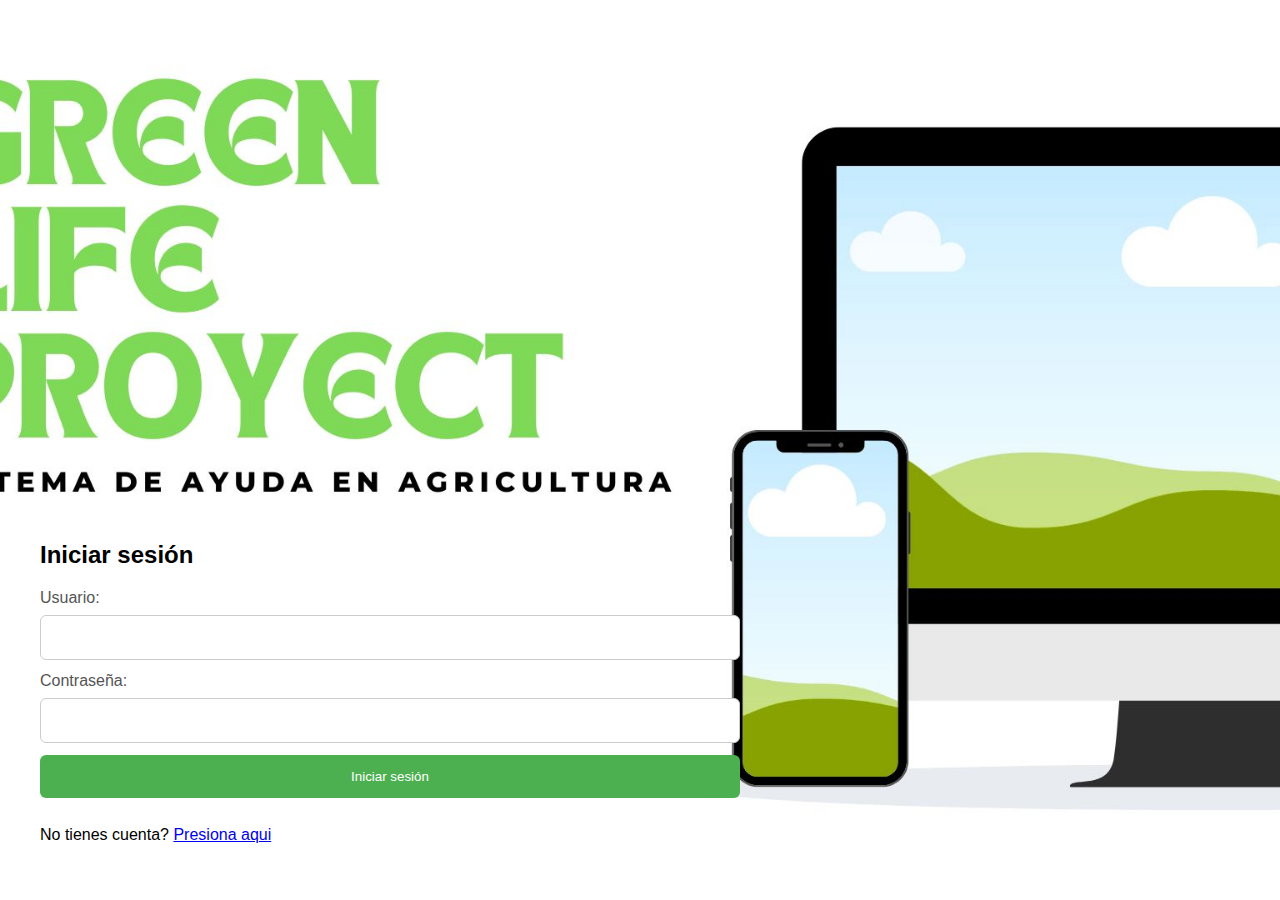
<file: index.html>
<!DOCTYPE html>
<html lang="es">
<head>
    <meta charset="UTF-8">
    <meta name="viewport" content="width=device-width, initial-scale=1.0">
    <title>Iniciar sesión</title>
    <link rel="stylesheet" href="index.css">
</head>
<body>
    <div class="container">
        <h2>Iniciar sesión</h2>
        <form action="visualizacion.html" method="post" class="login-form">
            <label for="username">Usuario:</label>
            <input type="text" id="username" name="username" required>

            <label for="password">Contraseña:</label>
            <input type="password" id="password" name="password" required>

            <input type="submit" value="Iniciar sesión">
        </form>
        <p>No tienes cuenta? <a href="principal.html">Presiona aqui</a></p>
    </div>
</body>
</html>
</file>
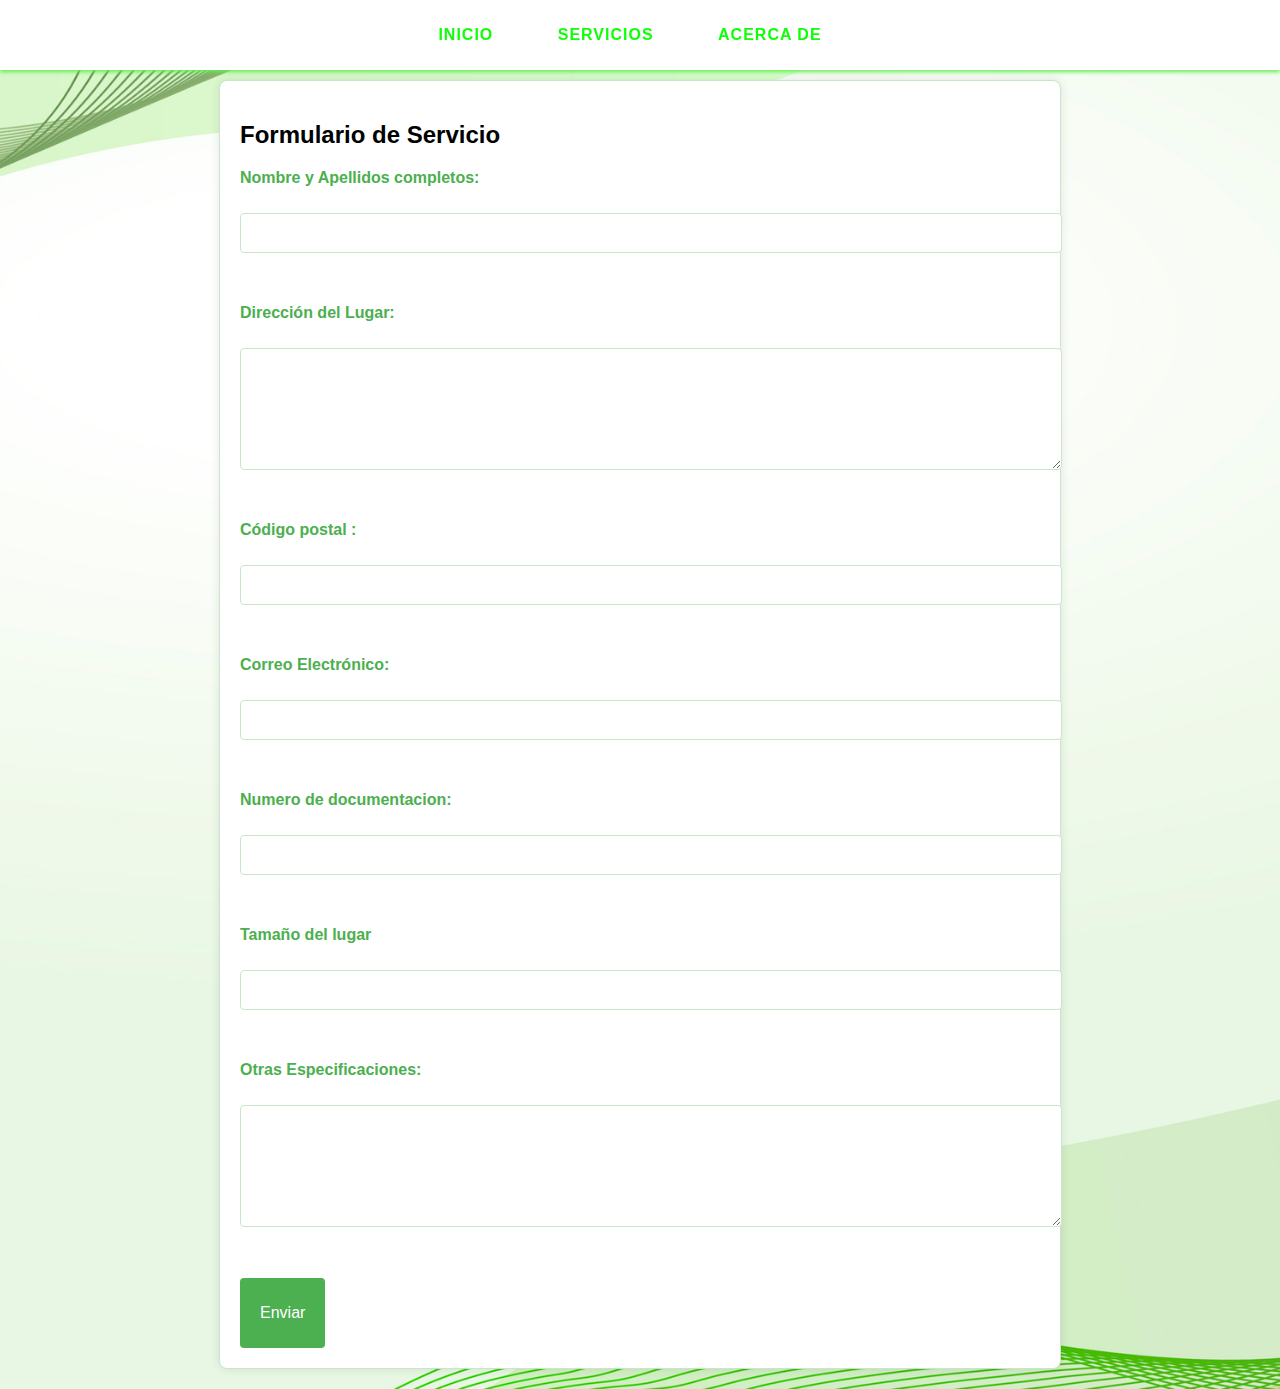
<file: formulario.html>
<!DOCTYPE html>
<html lang="es">
<head>
    <meta charset="UTF-8">
    <meta name="viewport" content="width=device-width, initial-scale=1.0">
    <title>Formulario de Servicio</title>
    <link rel="stylesheet" href="formulario.css"> <!-- Asegúrate de enlazar tu hoja de estilos aquí -->
</head>
<body>

<div class="navbar">
    <ul>
        <li><a href="principal.html">Inicio</a></li>
        <li><a href="servicio.html">Servicios</a></li>
        <li><a href="acercade.html">Acerca de</a></li>
        <!-- Puedes añadir más elementos según tu estructura de navegación -->
    </ul>
</div>

<div class="container">
    <h2>Formulario de Servicio</h2>
    <form action="pago.html" method="POST">
        <label for="nombre">Nombre y Apellidos completos:</label><br>
        <input type="text" id="nombre" name="nombre" required><br><br>
        
        <label for="direccion">Dirección del Lugar:</label><br>
        <textarea id="direccion" name="direccion" rows="4" required></textarea><br><br>
        
        <label for="codigo">Código postal :</label><br>
        <input type="text" id="codigo" name="codigo" required><br><br>
        
        <label for="correo">Correo Electrónico:</label><br>
        <input type="email" id="correo" name="correo" required><br><br>
        
        <label for="constancia">Numero de documentacion:</label><br>
        <input type="text" id="iden" name="iden" required><br><br>
        
        <label for="intervalo">Tamaño del lugar</label><br>
        <input type="text" id="intervalo" name="intervalo" required><br><br>
        
        <label for="otras_especificaciones">Otras Especificaciones:</label><br>
        <textarea id="otras_especificaciones" name="otras_especificaciones" rows="4"></textarea><br><br>
    </form>
    <button class="button" onclick="location.href='pago.html'">
        <p>Enviar</p>
    </button>
</div>
</body>
</html>
</file>
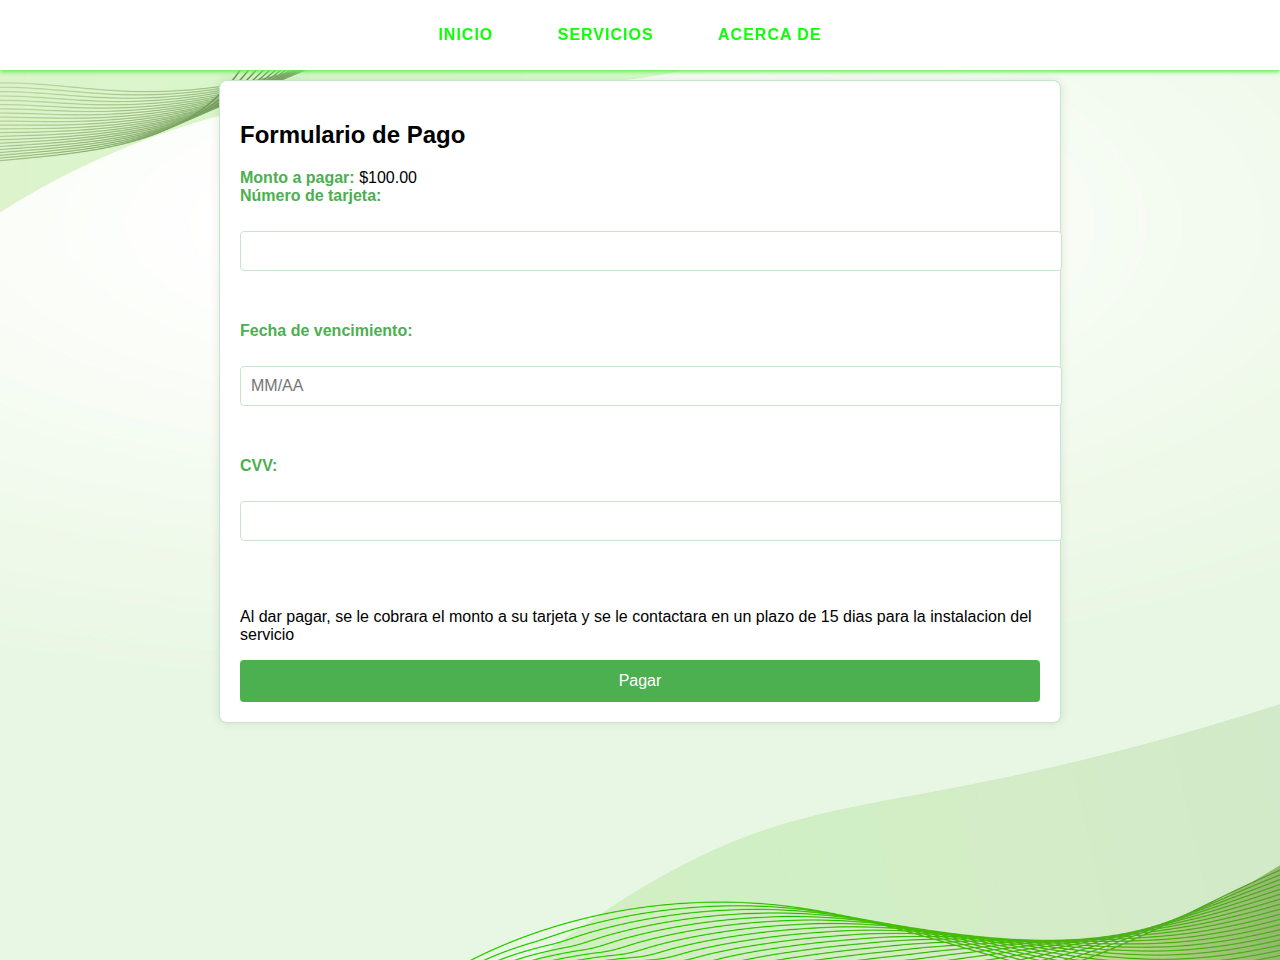
<file: pago.html>
<!DOCTYPE html>
<html lang="es">
<head>
    <meta charset="UTF-8">
    <meta name="viewport" content="width=device-width, initial-scale=1.0">
    <title>Formulario de Pago</title>
    <link rel="stylesheet" href="pago.css"> <!-- Enlazar tu hoja de estilos aquí -->
</head>
<body>

<div class="navbar">
    <ul>
        <li><a href="principal.html">Inicio</a></li>
        <li><a href="servicio.html">Servicios</a></li>
        <li><a href="acercade.html">Acerca de</a></li>
        <!-- Añadir más elementos según tu estructura de navegación -->
    </ul>
</div>

<div class="container">
    <h2>Formulario de Pago</h2>
    <div class="monto">
        <label>Monto a pagar:</label>
        <span>$100.00</span> <!-- Aquí puedes ajustar el monto fijo -->
    </div>
    <form>

        <label for="tarjeta">Número de tarjeta:</label><br>
        <input type="text" id="tarjeta" name="tarjeta" required><br><br>
        
        <label for="vencimiento">Fecha de vencimiento:</label><br>
        <input type="text" id="vencimiento" name="vencimiento" required placeholder="MM/AA"><br><br>
        
        <label for="cvv">CVV:</label><br>
        <input type="text" id="cvv" name="cvv" required><br><br>
        
        <p>Al dar pagar, se le cobrara el monto a su tarjeta y se le contactara en un plazo de 15 dias para la instalacion del servicio</p>
        <input type="submit" value="Pagar">
    </form>
</div>
</file>
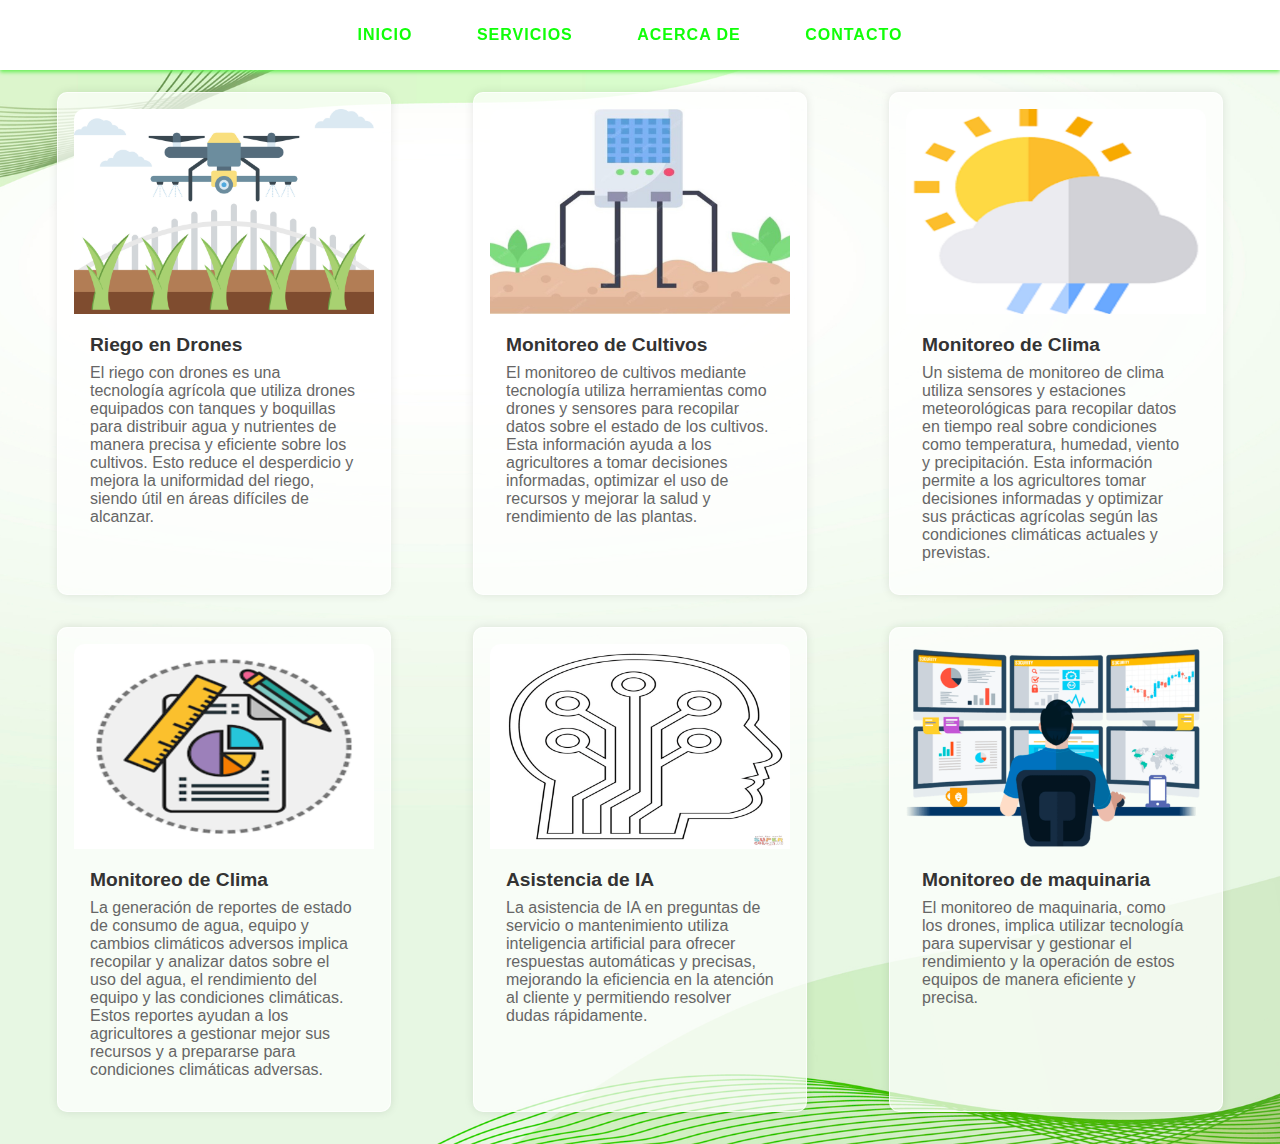
<file: servicio.html>
<!DOCTYPE html>
<html lang="es">
<head>
    <meta charset="UTF-8">
    <meta name="viewport" content="width=device-width, initial-scale=1.0">
    <title>Página de Inicio</title>
    <link rel="stylesheet" href="servicio.css">
</head>
<body>
    <!-- Navegador -->
    <nav class="navbar">
        <ul>
            <li><a href="principal.html">Inicio</a></li>
            <li><a href="servicio.html">Servicios</a></li>
            <li><a href="acercade.html">Acerca de</a></li>
            <li><a href="contacto.html">Contacto</a></li>
        </ul>
    </nav>

    <!-- Contenedor de cuadros -->
    <div class="container">
        <div class="box">
            <img src="imagenesP/drone.jpg" alt="Imagen 1">
            <div class="box-content">
                <h3>Riego en Drones</h3>
                <p>El riego con drones es una tecnología agrícola que utiliza drones equipados con tanques y boquillas para distribuir agua y nutrientes de manera precisa y eficiente sobre los cultivos. Esto reduce el 
                    desperdicio y mejora la uniformidad del riego, siendo útil en áreas difíciles de alcanzar.</p>
            </div>
        </div>
        <div class="box">
            <img src="imagenesP/monitoreo.jpg" alt="Imagen 2">
            <div class="box-content">
                <h3>Monitoreo de Cultivos</h3>
                <p>El monitoreo de cultivos mediante tecnología utiliza herramientas como drones y sensores 
                    para recopilar datos sobre el estado de los cultivos. Esta información ayuda a los agricultores a tomar decisiones informadas, optimizar el uso de recursos y mejorar la salud y rendimiento de las plantas.</p>
            </div>
        </div>
        <div class="box">
            <img src="imagenesP/clima.png" alt="Imagen 3">
            <div class="box-content">
                <h3>Monitoreo de Clima</h3>
                <p>Un sistema de monitoreo de clima utiliza sensores y estaciones meteorológicas para recopilar datos en tiempo real sobre condiciones como temperatura, humedad, viento y precipitación. Esta información permite
                     a los agricultores tomar decisiones informadas y optimizar sus prácticas agrícolas según las condiciones climáticas actuales y previstas.</p>
            </div>
        </div>
        <div class="box">
            <img src="imagenesP/reportes.png" alt="Imagen 3">
            <div class="box-content">
                <h3>Monitoreo de Clima</h3>
                <p>La generación de reportes de estado de consumo de agua, equipo y cambios climáticos adversos implica recopilar y analizar datos sobre el uso del agua, el rendimiento del equipo y las condiciones climáticas. 
                    Estos reportes ayudan a los agricultores a gestionar mejor sus recursos y a prepararse para condiciones climáticas adversas.</p>
            </div>
        </div>
        <div class="box">
            <img src="imagenesP/ia.png" alt="Imagen 3">
            <div class="box-content">
                <h3>Asistencia de IA</h3>
                <p>La asistencia de IA en preguntas de servicio o mantenimiento utiliza inteligencia artificial para ofrecer respuestas automáticas y precisas, mejorando 
                    la eficiencia en la atención al cliente y permitiendo resolver dudas rápidamente.</p>
            </div>
        </div>
        <div class="box">
            <img src="imagenesP/mqui.png" alt="Imagen 3">
            <div class="box-content">
                <h3>Monitoreo de maquinaria</h3>
                <p>El monitoreo de maquinaria, como los drones, implica utilizar tecnología para supervisar y gestionar el rendimiento y la operación de estos equipos de manera eficiente y precisa.</p>
            </div>
        </div>
    </div>
</body>
</html>
</file>
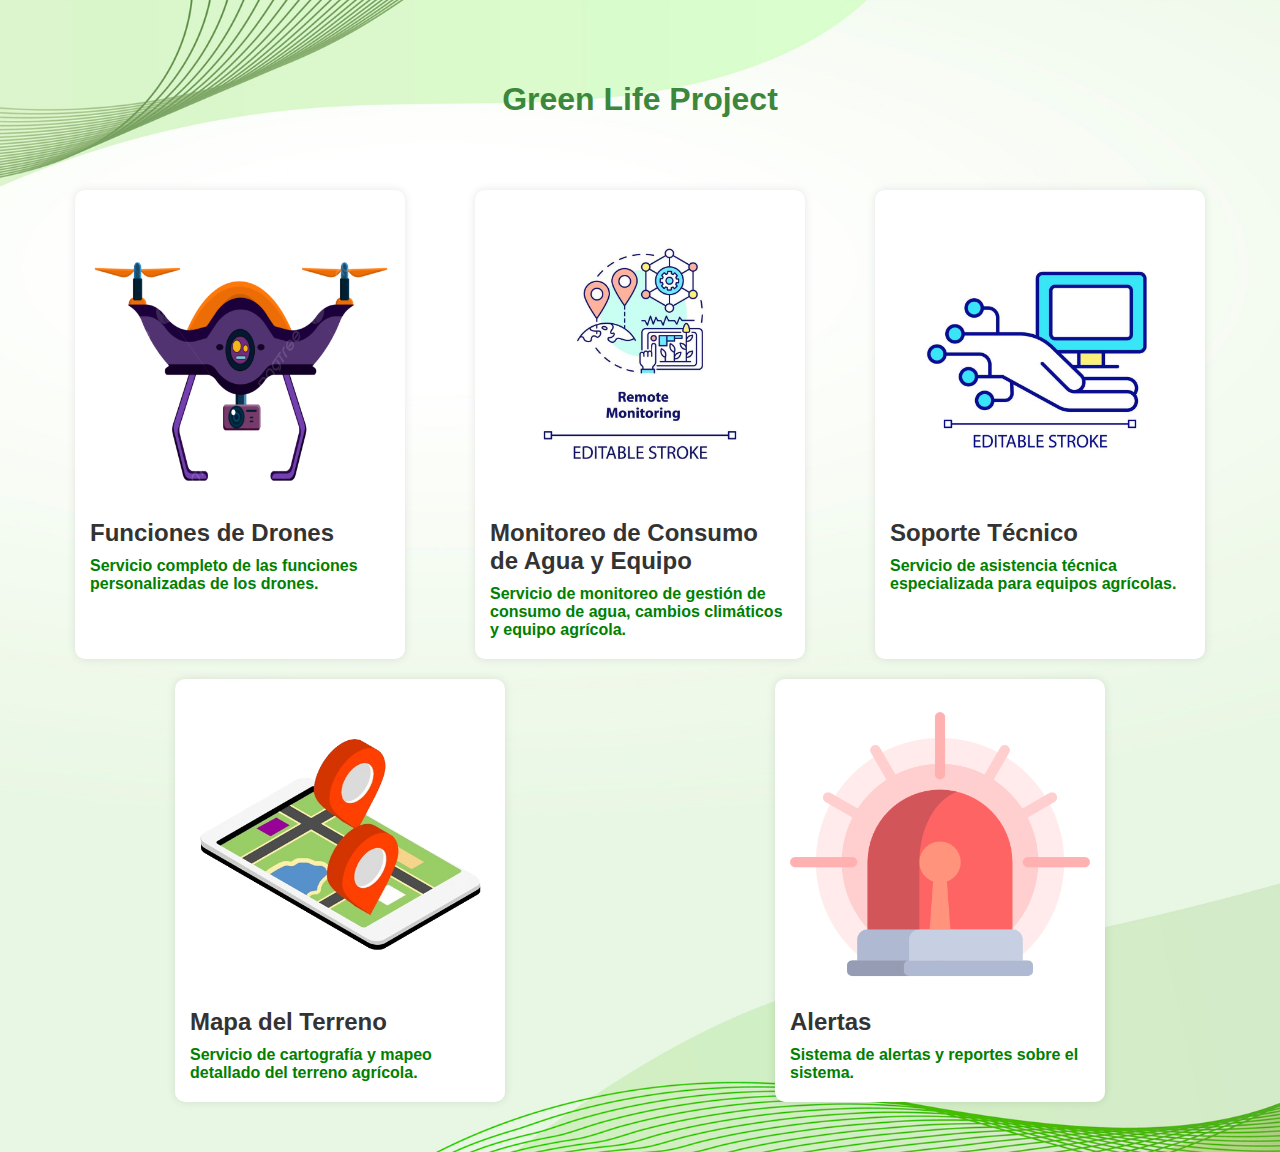
<file: visualizacion.html>
<!DOCTYPE html>
<html lang="es">
<head>
    <meta charset="UTF-8">
    <meta name="viewport" content="width=device-width, initial-scale=1.0">
    <title>Página de Inicio</title>
    <link rel="stylesheet" href="visua.css">
</head>
<body>
    <header>
        <h1>Green Life Project</h1>
    </header>
    <main>
        <section class="product-list"> <!-- Sección de lista de productos -->
            <article class="product-item border-example"> <!-- Artículo de Monitoreo de Drones -->
                <a href="sitios/drones.html"><img src="imagenes/dron.png" alt="Monitoreo de Drones"></a> <!-- Imagen de Monitoreo de Drones con un enlace -->
                <h2>Funciones de Drones</h2> <!-- Título de Monitoreo de Drones -->
                <p>Servicio completo de las funciones personalizadas de los drones.</p>
            </article>
            <article class="product-item border-example"> <!-- Artículo de Consumo de Agua y Equipo -->
                <a href="sitios/monitore.html"><img src="imagenes/monitore.jpg" alt="Consumo de Agua y Equipo"></a> <!-- Imagen de Consumo de Agua y Equipo con un enlace -->
                <h2>Monitoreo de Consumo de Agua y Equipo</h2> <!-- Título de Consumo de Agua y Equipo -->
                <p>Servicio de monitoreo de gestión de consumo de agua, cambios climáticos y equipo agrícola.</p> 
            </article>
            <article class="product-item border-example"> <!-- Artículo de Soporte Técnico -->
                <a href="sitios/soporte.html"><img src="imagenes/tec.jpg" alt="Soporte Técnico"></a> <!-- Imagen de Soporte Técnico con un enlace -->
                <h2>Soporte Técnico</h2> <!-- Título de Soporte Técnico -->
                <p>Servicio de asistencia técnica especializada para equipos agrícolas.</p>
            </article>
            <article class="product-item border-example"> <!-- Artículo de Mapa del Terreno -->
                <a href="sitios/mapa.html"><img src="imagenes/map.png" alt="Mapa del Terreno"></a> <!-- Imagen de Mapa del Terreno con un enlace -->
                <h2>Mapa del Terreno</h2> <!-- Título de Mapa del Terreno -->
                <p>Servicio de cartografía y mapeo detallado del terreno agrícola.</p>
            </article>
            <article class="product-item border-example"> <!-- Artículo de Alertas -->
                <a href="sitios/alertas.html"><img src="imagenes/alert.png" alt="Alertas"></a> <!-- Imagen de Alertas con un enlace -->
                <h2>Alertas</h2> <!-- Título de Alertas -->
                <p>Sistema de alertas y reportes sobre el sistema.</p>
            </article>
        </section>
    </main>
</body>
</html>
</file>
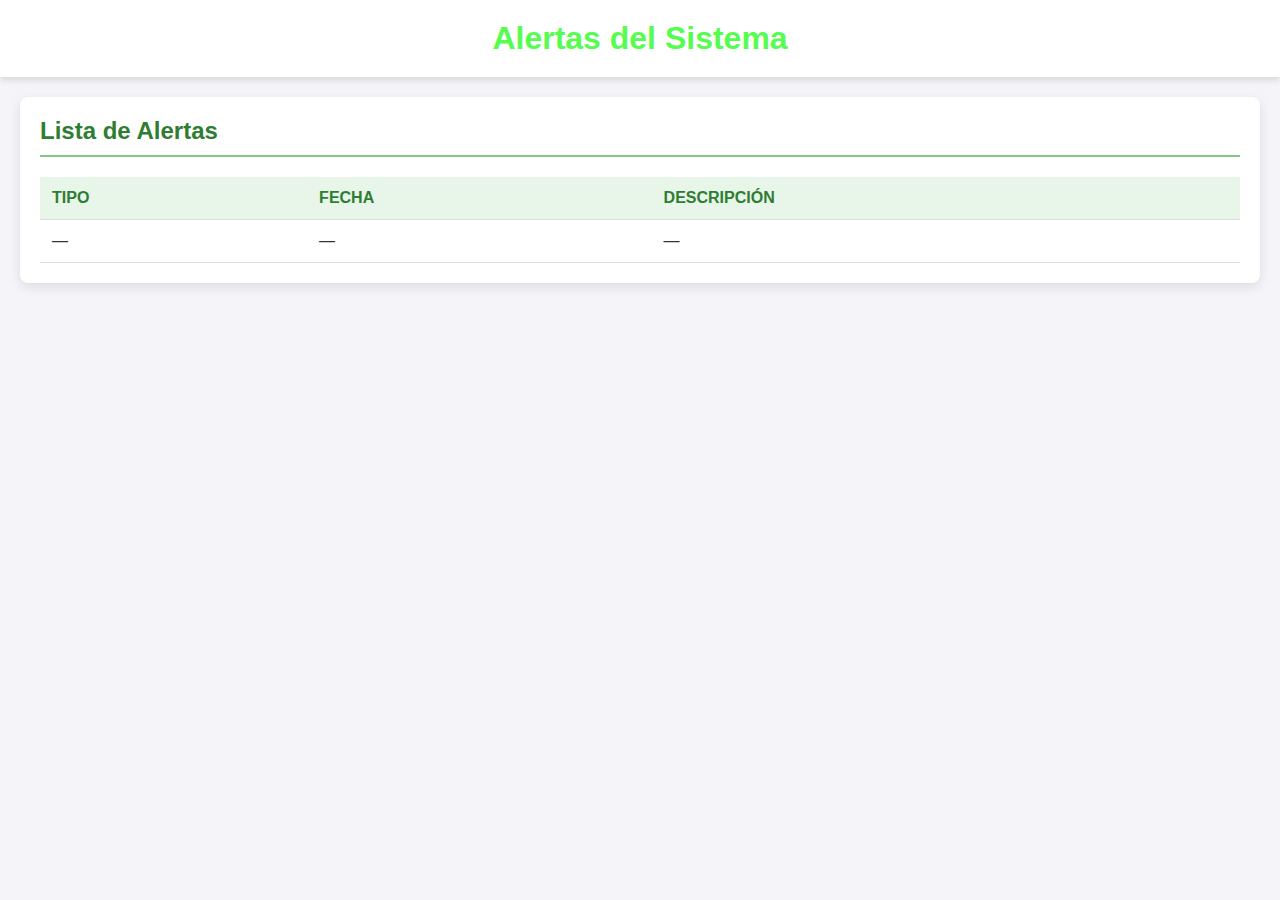
<file: sitios/alertas.html>
<!DOCTYPE html>
<html lang="es">
<head>
    <meta charset="UTF-8">
    <meta name="viewport" content="width=device-width, initial-scale=1.0">
    <title>Alertas</title>
    <link rel="stylesheet" href="alertas.css">
</head>
<body>
    <header>
        <h1>Alertas del Sistema</h1>
    </header>
    <main>
        <section class="alert-list">
            <h2>Lista de Alertas</h2>
            <table>
                <thead>
                    <tr>
                        <th>Tipo</th>
                        <th>Fecha</th>
                        <th>Descripción</th>
                    </tr>
                </thead>
                <tbody>
                    <!-- Ejemplo de fila de alerta vacía -->
                    <tr>
                        <td>—</td>
                        <td>—</td>
                        <td>—</td>
                    </tr>
                </tbody>
            </table>
        </section>
    </main>
</body>
</html>
</file>
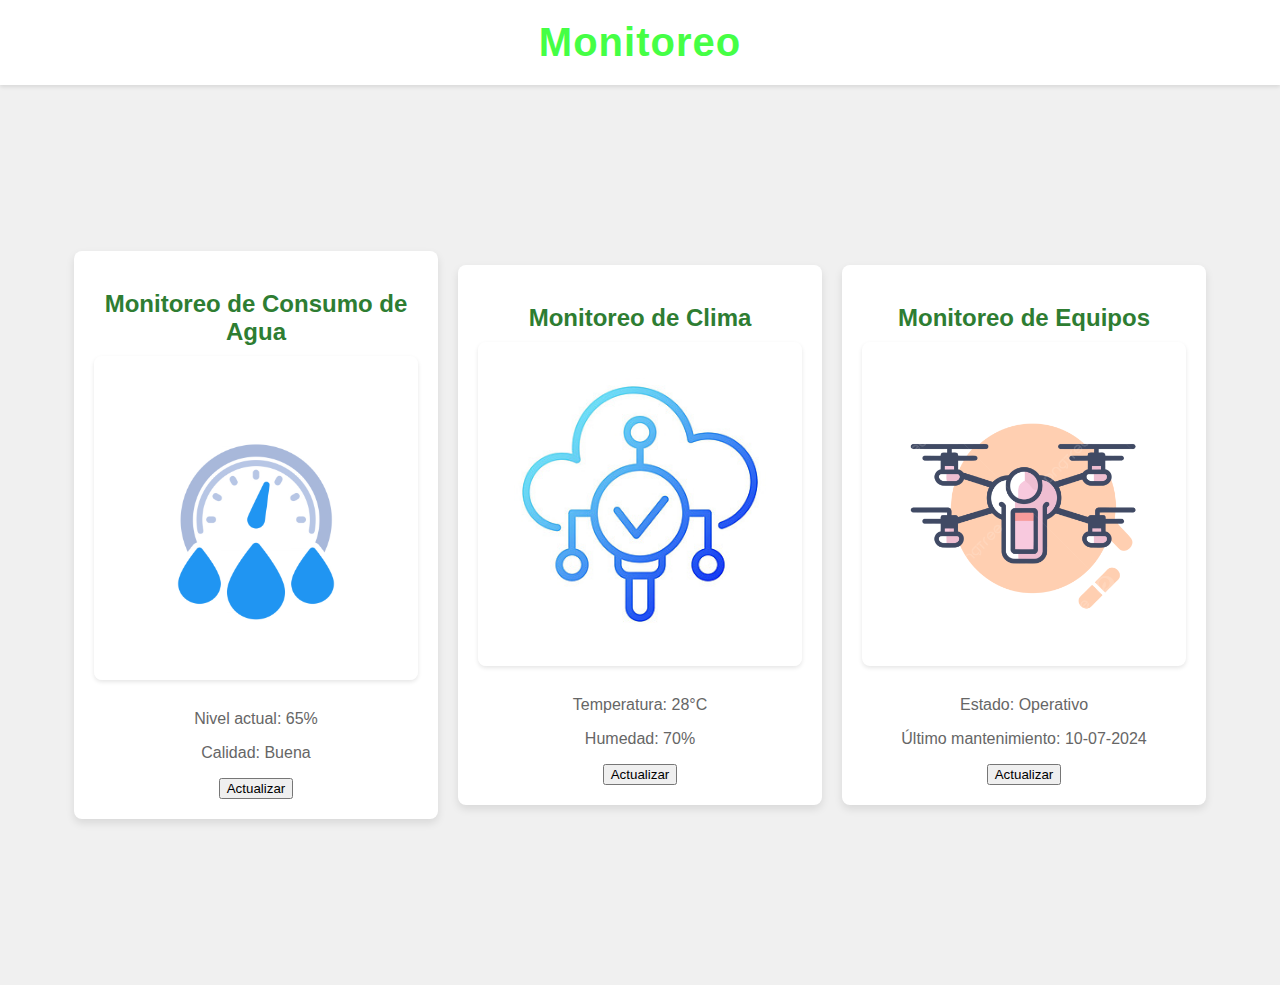
<file: sitios/monitore.html>
<!DOCTYPE html>
<html lang="es">
<head>
    <meta charset="UTF-8">
    <meta name="viewport" content="width=device-width, initial-scale=1.0">
    <title>Simulación de Monitoreo</title>
    <link rel="stylesheet" href="monitore.css">
</head>
<body>
    <header>
        <h1>Monitoreo</h1>
    </header>
    <main>
        <section class="monitoring">
            <div class="monitor-item">
                <h2>Monitoreo de Consumo de Agua</h2>
                <img src="../imagenes/agua.jpg" alt="Monitoreo de Agua">
                <p>Nivel actual: 65%</p>
                <p>Calidad: Buena</p>
                <button>Actualizar</button>
            </div>
            <div class="monitor-item">
                <h2>Monitoreo de Clima</h2>
                <img src="../imagenes/clima.jpg" alt="Monitoreo de Clima">
                <p>Temperatura: 28°C</p>
                <p>Humedad: 70%</p>
                <button>Actualizar</button>
            </div>
            <div class="monitor-item">
                <h2>Monitoreo de Equipos</h2>
                <img src="../imagenes/equipo.png" alt="Monitoreo de Equipos">
                <p>Estado: Operativo</p>
                <p>Último mantenimiento: 10-07-2024</p>
                <button>Actualizar</button>
            </div>
        </section>
    </main>
</body>
</html>
</file>
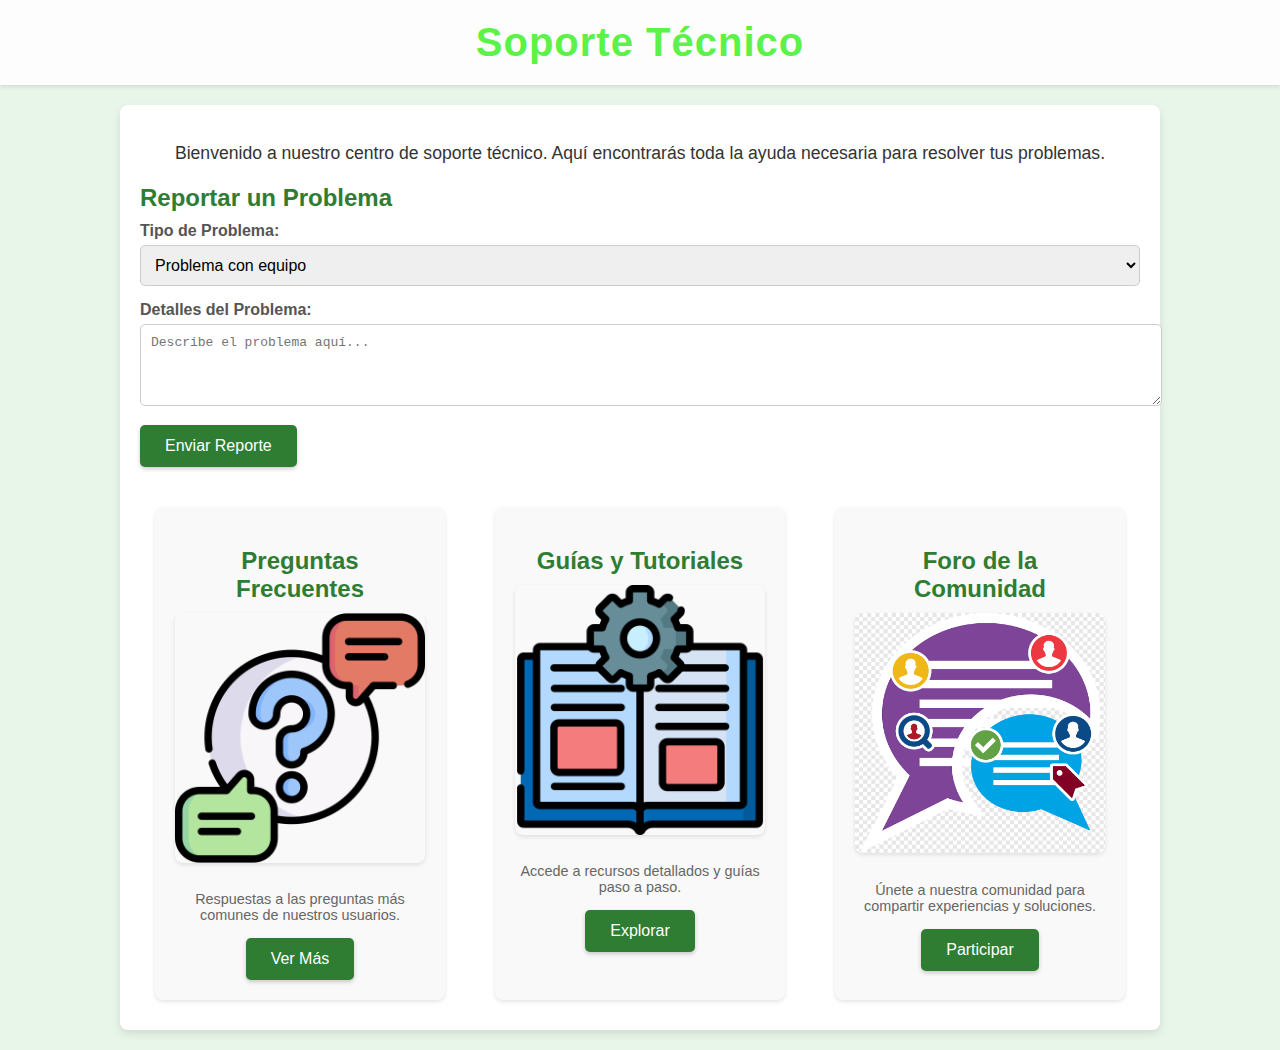
<file: sitios/soporte.html>
<!DOCTYPE html>
<html lang="es">
<head>
    <meta charset="UTF-8">
    <meta name="viewport" content="width=device-width, initial-scale=1.0">
    <title>Soporte Técnico</title>
    <link rel="stylesheet" href="soporte.css">
</head>
<body>
    <header>
        <h1>Soporte Técnico</h1>
    </header>
    <main>
        <section class="intro">
            <p>Bienvenido a nuestro centro de soporte técnico. Aquí encontrarás toda la ayuda necesaria para resolver tus problemas.</p>
        </section>
        <section class="report-issue">
            <h2>Reportar un Problema</h2>
            <form>
                <label for="issue-type">Tipo de Problema:</label>
                <select id="issue-type" name="issue-type">
                    <option value="equipo">Problema con equipo</option>
                    <option value="monitoreo">Problema con el sistema de monitoreo</option>
                    <option value="riego">Riego insuficiente</option>
                    <option value="otro">Otro</option>
                </select>
                
                <label for="issue-details">Detalles del Problema:</label>
                <textarea id="issue-details" name="issue-details" rows="4" placeholder="Describe el problema aquí..."></textarea>
                
                <button type="submit">Enviar Reporte</button>
            </form>
        </section>
        <section class="support-options">
            <div class="support-item">
                <h2>Preguntas Frecuentes</h2>
                <img src="../imagenes/PF.png" alt="Preguntas Frecuentes">
                <p>Respuestas a las preguntas más comunes de nuestros usuarios.</p>
                <button onclick="location.href='faq.html'">Ver Más</button>
            </div>
            <div class="support-item">
                <h2>Guías y Tutoriales</h2>
                <img src="../imagenes/GYI.png" alt="Guías y Tutoriales">
                <p>Accede a recursos detallados y guías paso a paso.</p>
                <button onclick="location.href='guides.html'">Explorar</button>
            </div>
            <div class="support-item">
                <h2>Foro de la Comunidad</h2>
                <img src="../imagenes/CO.png" alt="Foro de la Comunidad">
                <p>Únete a nuestra comunidad para compartir experiencias y soluciones.</p>
                <button onclick="location.href='forum.html'">Participar</button>
            </div>
        </section>
    </main>
</body>
</html>
</file>
<file: index.css>
body {
    font-family: Arial, sans-serif;
    background-image: url('imagenesP/Green.jpg'); /* Ruta de tu imagen de fondo */
    background-size: cover; /* Ajusta la imagen al tamaño del viewport */
    background-position: center; /* Centra la imagen */
    display: flex;
    justify-content: flex-start; /* Alineación a la izquierda */
    align-items: flex-end; /* Alineación en la esquina inferior */
    min-height: 100vh;
    margin: 0;
}

.container {
    background-color: rgba(255, 255, 255, 0); /* Fondo blanco con transparencia */
    padding: 40px; /* Aumentamos el padding para espacio interno */
    border-radius: 12px;
    width: 700px; /* Ancho del contenedor */
    max-height: 50vh; /* Altura máxima del contenedor */
    overflow-y: auto; /* Agrega scroll si el contenido es mayor a la altura máxima */
}

.login-form {
    display: flex;
    flex-direction: column;
}

.login-form h2 {
    text-align: center;
    color: #333;
    margin-bottom: 20px;
}

.login-form label {
    color: #555;
    margin-bottom: 8px;
}

.login-form input[type="text"],
.login-form input[type="password"],
.login-form input[type="submit"] {
    padding: 14px; /* Aumentamos el padding de los elementos */
    margin-bottom: 12px; /* Espacio entre elementos */
    border: 1px solid #ccc;
    border-radius: 6px;
    box-sizing: border-box;
    transition: border-color 0.3s, background-color 0.3s, color 0.3s; /* Transiciones suaves */
}

.login-form input[type="submit"] {
    background-color: #4CAF50; /* Verde */
    color: white;
    border: none;
    cursor: pointer;
}

.login-form input[type="submit"]:hover {
    background-color: #45a049; /* Verde más oscuro al hacer hover */
}

.login-form input[type="text"]:focus,
.login-form input[type="password"]:focus,
.login-form input[type="submit"]:hover {
    outline: none;
    border-color: #4CAF50; /* Color de borde al hacer focus */
}

.login-form input[type="submit"]:active {
    background-color: #3e8746; /* Color de fondo al hacer click */
}
</file>
<file: formulario.css>
body {
    font-family: Arial, sans-serif;
    background-image: url('imagenesP/fondo.jpg'); /* Ruta de tu imagen de fondo */
    background-size: cover; /* Ajusta la imagen al tamaño del viewport */
    background-position: center; /* Centra la imagen */
    background-repeat: no-repeat; /* Evita que la imagen se repita */
    margin: 0;
    padding-top: 60px; /* Espacio para el nav (ajustar según sea necesario) */
    display: flex;
    flex-direction: column;
    justify-content: flex-start;
    align-items: center;
    min-height: 100vh;
}

.navbar {
    background-color: #ffffff; /* Color de fondo oscuro */
    width: 100%;
    position: fixed;
    top: 0;
    z-index: 1000;
    padding: 10px 0;
    text-align: center;
    box-shadow: 0 2px 4px rgb(99, 238, 81); /* Sombra ligera */
}

.navbar ul {
    list-style-type: none;
    padding: 0;
}

.navbar ul li {
    display: inline-block; /* Cambiado a inline-block para mejor alineación */
    margin-right: 20px;
}

.navbar ul li a {
    color: #10ff08;
    text-decoration: none;
    padding: 10px 20px; /* Aumentado el padding para un área de clic más grande */
    font-size: 16px; /* Tamaño de fuente */
    font-weight: bold; /* Negrita */
    text-transform: uppercase; /* Mayúsculas */
    letter-spacing: 1px; /* Espaciado entre letras */
    transition: background-color 0.3s ease; /* Transición suave en el hover */
}

.navbar ul li a:hover {
    background-color: #45a049; /* Color de fondo más oscuro en hover */
    border-radius: 4px;
}

.container {
    width: 80%;
    max-width: 800px;
    margin: 20px auto;
    padding: 20px;
    background-color: #ffffff;
    border: 1px solid #c8e6c9; /* Borde verde más suave */
    border-radius: 8px;
    box-shadow: 0 0 10px rgba(0, 0, 0, 0.1);
}

form {
    display: flex;
    flex-direction: column;
}

label {
    font-weight: bold;
    margin-bottom: 8px;
    color: #4CAF50; /* Verde principal */
}

input[type="text"],
input[type="email"],
textarea {
    width: 100%;
    padding: 10px;
    margin-bottom: 15px;
    border: 1px solid #c8e6c9; /* Borde verde más suave */
    border-radius: 4px;
    font-size: 16px;
}

textarea {
    resize: vertical;
    min-height: 100px;
}

input[type="submit"] {
    background-color: #4CAF50; /* Verde principal */
    color: #fff;
    border: none;
    padding: 12px 20px;
    font-size: 16px;
    cursor: pointer;
    border-radius: 4px;
    transition: background-color 0.3s ease;
}

input[type="submit"]:hover {
    background-color: #45a049; /* Verde más oscuro al hacer hover */
}

/* Estilos específicos para etiquetas y campos */
#nombre-label,
#direccion-label,
#codigo-label,
#correo-label,
#constancia-label,
#intervalo-label,
#otras_especificaciones-label {
    font-size: 18px;
    color: #4CAF50; /* Verde principal */
}
.button {
    background-color: #4CAF50; /* Verde */
    color: #fff; /* Texto blanco */
    padding: 10px 20px; /* Padding interno */
    border: none; /* Sin borde */
    border-radius: 4px; /* Bordes redondeados */
    cursor: pointer; /* Cursor de tipo puntero */
    transition: background-color 0.3s ease; /* Transición suave del color de fondo */

    /* Estilos adicionales */
    text-decoration: none; /* Sin subrayado */
    font-size: 16px; /* Tamaño de fuente */
}

.button:hover {
    background-color: #45a049; /* Verde más oscuro al hacer hover */
}
</file>
<file: pago.css>
body {
    font-family: Arial, sans-serif;
    background-image: url('imagenesP/fondo.jpg'); /* Ruta de tu imagen de fondo */
    background-size: cover; /* Ajusta la imagen al tamaño del viewport */
    background-position: center; /* Centra la imagen */
    background-repeat: no-repeat; /* Evita que la imagen se repita */
    margin: 0;
    padding-top: 60px; /* Espacio para el nav (ajustar según sea necesario) */
    display: flex;
    flex-direction: column;
    justify-content: flex-start;
    align-items: center;
    min-height: 100vh;
}

.navbar {
    background-color: #ffffff; /* Color de fondo oscuro */
    width: 100%;
    position: fixed;
    top: 0;
    z-index: 1000;
    padding: 10px 0;
    text-align: center;
    box-shadow: 0 2px 4px rgb(99, 238, 81); /* Sombra ligera */
}

.navbar ul {
    list-style-type: none;
    padding: 0;
}

.navbar ul li {
    display: inline-block; /* Cambiado a inline-block para mejor alineación */
    margin-right: 20px;
}

.navbar ul li a {
    color: #10ff08;
    text-decoration: none;
    padding: 10px 20px; /* Aumentado el padding para un área de clic más grande */
    font-size: 16px; /* Tamaño de fuente */
    font-weight: bold; /* Negrita */
    text-transform: uppercase; /* Mayúsculas */
    letter-spacing: 1px; /* Espaciado entre letras */
    transition: background-color 0.3s ease; /* Transición suave en el hover */
}

.navbar ul li a:hover {
    background-color: #45a049; /* Color de fondo más oscuro en hover */
    border-radius: 4px;
}

.container {
    width: 80%;
    max-width: 800px;
    margin: 20px auto;
    padding: 20px;
    background-color: #ffffff;
    border: 1px solid #c8e6c9; /* Borde verde más suave */
    border-radius: 8px;
    box-shadow: 0 0 10px rgba(0, 0, 0, 0.1);
}

form {
    display: flex;
    flex-direction: column;
}

label {
    font-weight: bold;
    margin-bottom: 8px;
    color: #4CAF50; /* Verde principal */
}

input[type="text"],
input[type="email"],
textarea {
    width: 100%;
    padding: 10px;
    margin-bottom: 15px;
    border: 1px solid #c8e6c9; /* Borde verde más suave */
    border-radius: 4px;
    font-size: 16px;
}

textarea {
    resize: vertical;
    min-height: 100px;
}

input[type="submit"] {
    background-color: #4CAF50; /* Verde principal */
    color: #fff;
    border: none;
    padding: 12px 20px;
    font-size: 16px;
    cursor: pointer;
    border-radius: 4px;
    transition: background-color 0.3s ease;
}

input[type="submit"]:hover {
    background-color: #45a049; /* Verde más oscuro al hacer hover */
}

/* Estilos específicos para etiquetas y campos */
#nombre-label,
#direccion-label,
#codigo-label,
#correo-label,
#constancia-label,
#intervalo-label,
#otras_especificaciones-label {
    font-size: 18px;
    color: #4CAF50; /* Verde principal */
}
</file>
<file: servicio.css>
body {
    font-family: Arial, sans-serif;
    background-image: url('imagenesP/fondo.jpg'); /* Ruta de tu imagen de fondo */
    background-size: cover; /* Ajusta la imagen al tamaño del viewport */
    background-position: center; /* Centra la imagen */
    background-repeat: no-repeat; /* Evita que la imagen se repita */
    margin: 0;
    padding-top: 60px; /* Espacio para el nav (ajustar según sea necesario) */
    display: flex;
    flex-direction: column;
    justify-content: flex-start;
    align-items: center;
    min-height: 100vh;
}

.navbar {
    background-color: #ffffff; /* Color de fondo oscuro */
    width: 100%;
    position: fixed;
    top: 0;
    z-index: 1000;
    padding: 10px 0;
    text-align: center;
    box-shadow: 0 2px 4px rgb(99, 238, 81); /* Sombra ligera */
}

.navbar ul {
    list-style-type: none;
    padding: 0;
}

.navbar ul li {
    display: inline-block; /* Cambiado a inline-block para mejor alineación */
    margin-right: 20px;
}

.navbar ul li a {
    color: #10ff08;
    text-decoration: none;
    padding: 10px 20px; /* Aumentado el padding para un área de clic más grande */
    font-size: 16px; /* Tamaño de fuente */
    font-weight: bold; /* Negrita */
    text-transform: uppercase; /* Mayúsculas */
    letter-spacing: 1px; /* Espaciado entre letras */
    transition: background-color 0.3s ease; /* Transición suave en el hover */
}

.navbar ul li a:hover {
    background-color: #45a049; /* Color de fondo más oscuro en hover */
    border-radius: 4px;
}

.container {
    display: flex;
    flex-wrap: wrap;
    justify-content: space-around;
    padding: 1rem;
    background-color: #f2f9f200;
}

.box {
    width: calc(33.33% - 2rem); /* Tamaño para 3 en una fila */
    max-width: 300px; /* Ancho máximo para evitar que se extiendan demasiado */
    background-color: #ffffffb2;
    margin: 1rem;
    padding: 1rem;
    border: 1px solid #ffffffbd;
    border-radius: 10px;
    overflow: hidden;
    box-shadow: 0 0 10px rgba(0, 0, 0, 0.1);
    transition: transform 0.3s ease-in-out;
}

.box:hover {
    transform: translateY(-5px);
}

.box img {
    width: 100%;
    height: auto;
    border-top-left-radius: 10px;
    border-top-right-radius: 10px;
}

.box-content {
    padding: 1rem;
}

.box-content h3 {
    margin: 0 0 0.5rem;
    color: #333333;
    font-size: 1.2rem;
}

.box-content p {
    margin: 0;
    color: #666666;
    font-size: 1rem;
}

/* Media queries */
@media (max-width: 1024px) {
    .box {
        width: calc(50% - 2rem);
    }
}

@media (max-width: 600px) {
    .box {
        width: calc(100% - 2rem);
    }
}
</file>
<file: visua.css>
body {
    font-family: Arial, sans-serif;
    background-image: url('imagenesP/fondo.jpg'); /* Ruta de tu imagen de fondo */
    background-size: cover; /* Ajusta la imagen al tamaño del viewport */
    background-position: center; /* Centra la imagen */
    background-repeat: no-repeat; /* Evita que la imagen se repita */
    margin: 0;
    padding-top: 60px; /* Espacio para el nav (ajustar según sea necesario) */
    display: flex;
    flex-direction: column;
    justify-content: flex-start;
    align-items: center;
    min-height: 100vh;
}

header h1 {
    font-family: 'Impact', sans-serif; /* Fuente llamativa */
    color: #3b873c; /* Color de texto verde */
    text-align: center;
}

main {
    max-width: 1200px;
    margin: 20px auto;
    padding: 20px;
}

.product-list {
    display: flex;
    flex-wrap: wrap;
    justify-content: space-around;
}

.product-item {
    width: 300px; /* Ancho fijo para cada artículo */
    background-color: #ffffff; /* Fondo blanco */
    margin: 10px;
    padding: 15px;
    border-radius: 10px;
    box-shadow: 0 0 10px rgba(0, 0, 0, 0.1); /* Sombra suave */
    transition: transform 0.3s ease-in-out;
}

.product-item:hover {
    transform: translateY(-5px); /* Efecto de levantamiento al pasar el mouse */
}

.product-item img {
    width: 100%; /* Imagen ocupa todo el ancho del contenedor */
    height: auto; /* Altura automática según el ancho */
    border-radius: 8px; /* Bordes redondeados */
}

.product-item h2 {
    margin: 10px 0;
    font-size: 1.5rem; /* Tamaño del título */
    color: #333333; /* Color de texto oscuro */
}

.product-item p {
    margin: 5px 0;
    color: #666666; /* Color de texto gris */
}

.product-item p:last-child {
    font-weight: bold;
    color: #008000; /* Color verde para el precio */
}
</file>
<file: sitios/alertas.css>
body {
    font-family: 'Segoe UI', Tahoma, Geneva, Verdana, sans-serif;
    background-color: #f4f4f9;
    margin: 0;
    padding: 0;
    color: #333;
}

header {
    background-color: #ffffff;
    color: #56fd50;
    padding: 20px;
    text-align: center;
    box-shadow: 0 4px 6px rgba(0, 0, 0, 0.1);
}

h1 {
    margin: 0;
}

main {
    padding: 20px;
}

.alert-list {
    background-color: #fff;
    padding: 20px;
    border-radius: 8px;
    box-shadow: 0 4px 12px rgba(0, 0, 0, 0.1);
}

h2 {
    margin-top: 0;
    color: #2e7d32;
    border-bottom: 2px solid #81c784;
    padding-bottom: 10px;
}

table {
    width: 100%;
    border-collapse: collapse;
    margin-top: 20px;
}

th, td {
    padding: 12px;
    text-align: left;
    border-bottom: 1px solid #ddd;
}

th {
    background-color: #e8f5e9;
    color: #2e7d32;
    font-weight: bold;
    text-transform: uppercase;
}

tbody tr:hover {
    background-color: #f1f8e9;
    transition: background-color 0.2s ease-in-out;
}
</file>
<file: sitios/monitore.css>
body {
    font-family: Arial, sans-serif;
    background-color: #f0f0f0;
    margin: 0;
    padding: 0;
}

header {
    background-color: #ffffff;
    color: rgb(69, 255, 69);
    text-align: center;
    padding: 20px 0;
    box-shadow: 0 2px 4px rgba(0, 0, 0, 0.1);
}

h1 {
    margin: 0;
    font-size: 2.5em;
    letter-spacing: 1px;
}

main {
    display: flex;
    justify-content: center;
    align-items: center;
    min-height: 100vh;
}

.monitoring {
    display: flex;
    justify-content: space-around;
    align-items: center;
    max-width: 1200px;
    width: 90%;
}

.monitor-item {
    text-align: center;
    background-color: #ffffff;
    padding: 20px;
    border-radius: 8px;
    box-shadow: 0 4px 8px rgba(0, 0, 0, 0.1);
    transition: transform 0.3s ease;
    flex: 1;
    margin: 0 10px;
}

.monitor-item:hover {
    transform: translateY(-5px);
}

.monitor-item img {
    width: 100%;
    border-radius: 8px;
    margin-bottom: 10px;
    box-shadow: 0 2px 4px rgba(0, 0, 0, 0.1);
}

.monitor-item h2 {
    color: #2e7d32;
    margin-bottom: 10px;
}

.monitor-item p {
    color: #666;
    font-size: 1em;
}
</file>
<file: sitios/soporte.css>
body {
    font-family: 'Arial', sans-serif;
    background-color: #e8f5e9;
    margin: 0;
    padding: 0;
    display: flex;
    flex-direction: column;
    align-items: center;
    color: #333;
}

header {
    background-color: #fdfdfd;
    color: rgb(91, 243, 71);
    width: 100%;
    text-align: center;
    padding: 20px 0;
    box-shadow: 0 2px 4px rgba(0, 0, 0, 0.1);
}

h1 {
    margin: 0;
    font-size: 2.5em;
    letter-spacing: 1px;
}

main {
    width: 90%;
    max-width: 1000px;
    margin: 20px 0;
    padding: 20px;
    background-color: #ffffff;
    border-radius: 8px;
    box-shadow: 0 4px 8px rgba(0, 0, 0, 0.1);
}

.intro {
    text-align: center;
    margin-bottom: 20px;
    font-size: 1.1em;
}

.report-issue {
    margin-bottom: 30px;
}

.report-issue h2 {
    color: #2e7d32;
    margin-bottom: 10px;
}

.report-issue label {
    display: block;
    margin-bottom: 5px;
    font-weight: bold;
    color: #555;
}

.report-issue select,
.report-issue textarea {
    width: 100%;
    padding: 10px;
    margin-bottom: 15px;
    border: 1px solid #ccc;
    border-radius: 5px;
    font-size: 1em;
}

button {
    background-color: #2e7d32;
    color: white;
    border: none;
    padding: 12px 25px;
    border-radius: 5px;
    cursor: pointer;
    font-size: 1em;
    transition: background-color 0.3s, transform 0.3s;
    box-shadow: 0 2px 4px rgba(0, 0, 0, 0.2);
}

button:hover {
    background-color: #388e3c;
    transform: translateY(-2px);
}

.support-options {
    display: flex;
    justify-content: space-around;
    flex-wrap: wrap;
    gap: 20px;
}

.support-item {
    background-color: #f9f9f9;
    border-radius: 8px;
    box-shadow: 0 2px 4px rgba(0, 0, 0, 0.1);
    margin: 10px;
    padding: 20px;
    text-align: center;
    width: 250px;
    transition: transform 0.3s;
}

.support-item:hover {
    transform: translateY(-5px);
}

.support-item h2 {
    color: #2e7d32;
    margin-bottom: 10px;
}

.support-item img {
    width: 100%;
    border-radius: 8px;
    margin-bottom: 10px;
    box-shadow: 0 2px 4px rgba(0, 0, 0, 0.1);
}

.support-item p {
    color: #666;
    margin-bottom: 15px;
    font-size: 0.9em;
}

footer {
    background-color: #2e7d32;
    color: white;
    text-align: center;
    width: 100%;
    padding: 15px 0;
    position: fixed;
    bottom: 0;
}
</file>
